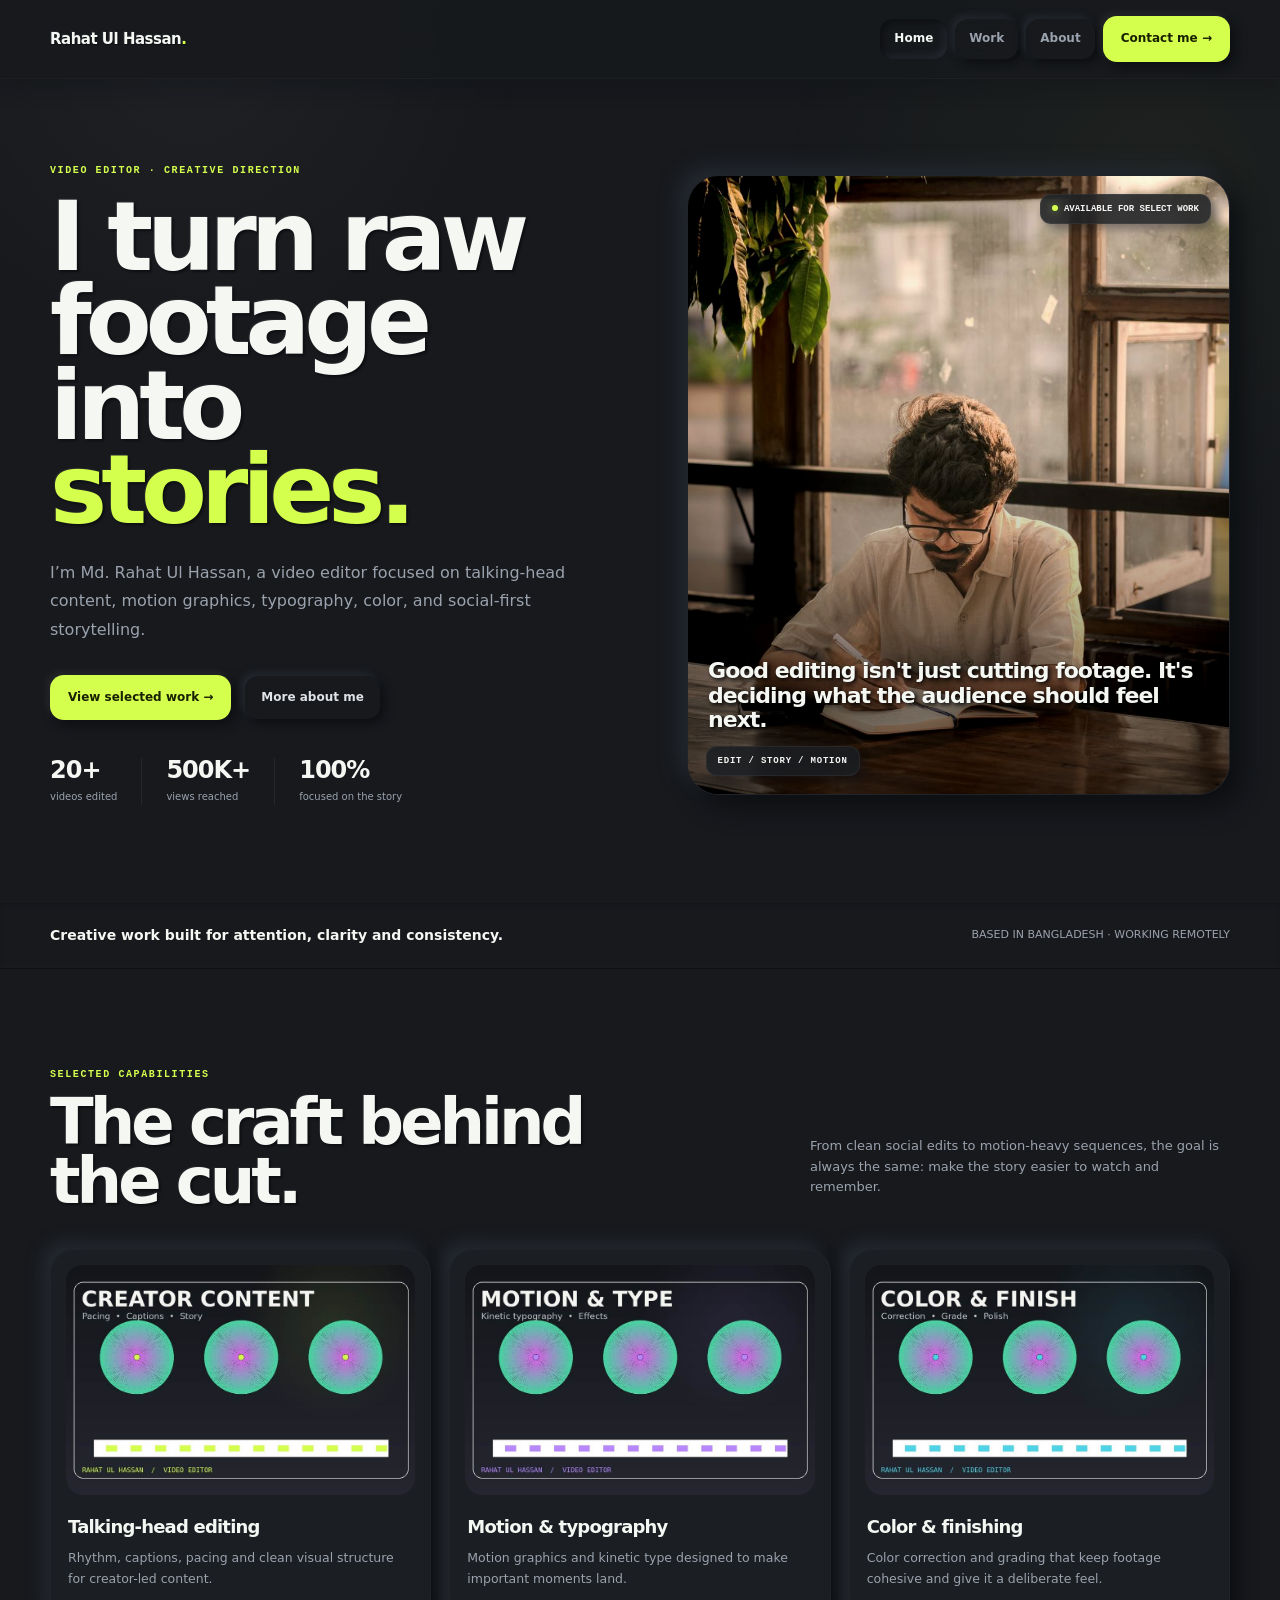
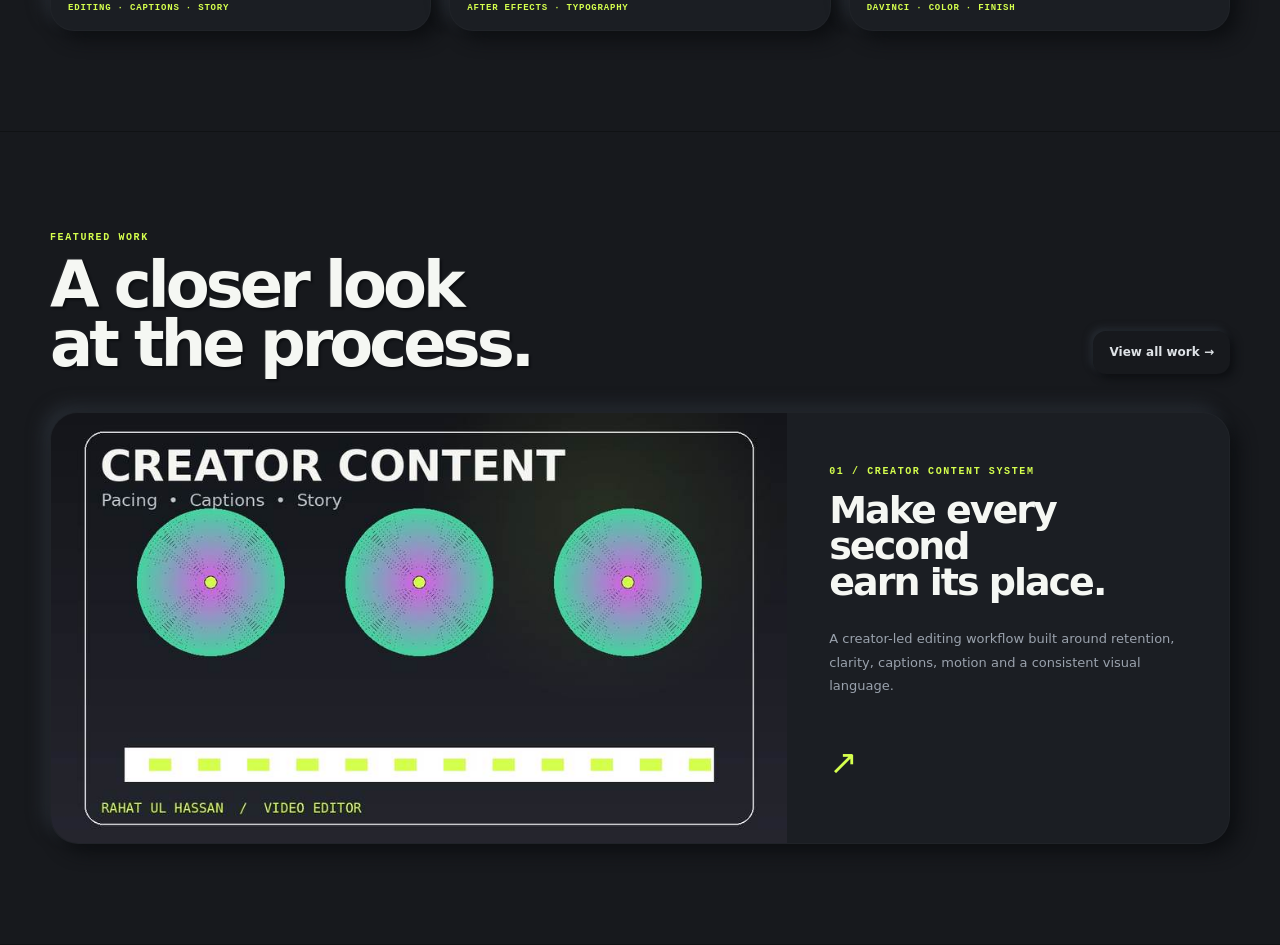
<file: index.html>
<!doctype html>
<html lang="en">
<head>
  <meta charset="utf-8">
  <meta name="viewport" content="width=device-width,initial-scale=1">
  <title>Rahat Ul Hassan — Index</title>
  <link rel="stylesheet" href="style.css">
</head>
<body>
  <header class="site-header">
    <nav class="nav wrap">
      <a class="brand" href="index.html">Rahat Ul Hassan</a>
      <button class="menu" id="menu" type="button" aria-label="Open navigation" aria-expanded="false">☰</button>
      <div class="nav-links" id="site-nav">
        <a class="nav-link active" href="index.html">Home</a>
        <a class="nav-link" href="work.html">Work</a>
        <a class="nav-link" href="about.html">About</a>
        <a class="button" href="contact.html">Contact me →</a>
      </div>
    </nav>
  </header>

  <main>
    <section class="hero wrap">
      <div class="">
        <div class="eyebrow">Video editor · Creative direction</div>
        <h1>I turn raw footage into <span>stories.</span></h1>
        <p class="lead">I’m Md. Rahat Ul Hassan, a video editor focused on talking-head content, motion graphics, typography, color, and social-first storytelling.</p>
        <div class="actions">
          <a class="button" href="work.html">View selected work →</a>
          <a class="text-link" href="about.html">More about me</a>
        </div>
        <div class="mini-stats">
          <div><b>20+</b><span>videos edited</span></div>
          <div><b>500K+</b><span>views reached</span></div>
          <div><b>100%</b><span>focused on the story</span></div>
        </div>
      </div>
      <div class="portrait">
        <img alt="Rahat Ul Hassan working at a desk" src="profile.jpg"/>
        <span class="status"><i></i>AVAILABLE FOR SELECT WORK</span>
        <span class="badge">EDIT / STORY / MOTION</span>
        <span class="caption">Good editing isn't just cutting footage. It's deciding what the audience should feel next.</span>
      </div>
    </section>

    <div class="strip">
      <div class="wrap strip-inner">
        <strong>Creative work built for attention, clarity and consistency.</strong>
        <span>BASED IN BANGLADESH · WORKING REMOTELY</span>
      </div>
    </div>

    <section class="section">
      <div class="wrap">
        <div class="section-head">
          <div>
            <div class="eyebrow">Selected capabilities</div>
            <h2>The craft behind<br/>the cut.</h2>
          </div>
          <p>From clean social edits to motion-heavy sequences, the goal is always the same: make the story easier to watch and remember.</p>
        </div>
        <div class="cards capability-cards">
          <a class="card" href="work.html">
            <img alt="Abstract video editing timeline visual" class="card-image" src="creator-content.jpg"/>
            <h3>Talking-head editing</h3>
            <p>Rhythm, captions, pacing and clean visual structure for creator-led content.</p>
            <small class="meta">EDITING · CAPTIONS · STORY</small>
          </a>
          <a class="card" href="work.html">
            <img alt="Abstract motion typography visual" class="card-image" src="motion-type.jpg"/>
            <h3>Motion &amp; typography</h3>
            <p>Motion graphics and kinetic type designed to make important moments land.</p>
            <small class="meta">AFTER EFFECTS · TYPOGRAPHY</small>
          </a>
          <a class="card" href="work.html">
            <img alt="Abstract color grading visual" class="card-image" src="color-finish.jpg"/>
            <h3>Color &amp; finishing</h3>
            <p>Color correction and grading that keep footage cohesive and give it a deliberate feel.</p>
            <small class="meta">DAVINCI · COLOR · FINISH</small>
          </a>
        </div>
      </div>
    </section>

    <section class="section featured">
      <div class="wrap">
        <div class="section-head">
          <div>
            <div class="eyebrow">Featured work</div>
            <h2>A closer look<br/>at the process.</h2>
          </div>
          <a class="text-link" href="work.html">View all work →</a>
        </div>
        <a class="feature-case" href="project.html">
          <img alt="Creator content editing project visual" decoding="async" loading="lazy" src="creator-content.jpg"/>
          <div class="feature-copy">
            <span class="eyebrow">01 / Creator Content System</span>
            <h3>Make every second<br/>earn its place.</h3>
            <p>A creator-led editing workflow built around retention, clarity, captions, motion and a consistent visual language.</p>
            <span class="arrow">↗</span>
          </div>
        </a>
      </div>
    </section>
  </main>

  <script>
    const menu=document.getElementById('menu'),nav=document.getElementById('site-nav');
    if(menu)menu.addEventListener('click',()=>{const o=nav.classList.toggle('open');menu.setAttribute('aria-expanded',o)});
  </script>
</body>
</html>
</file>
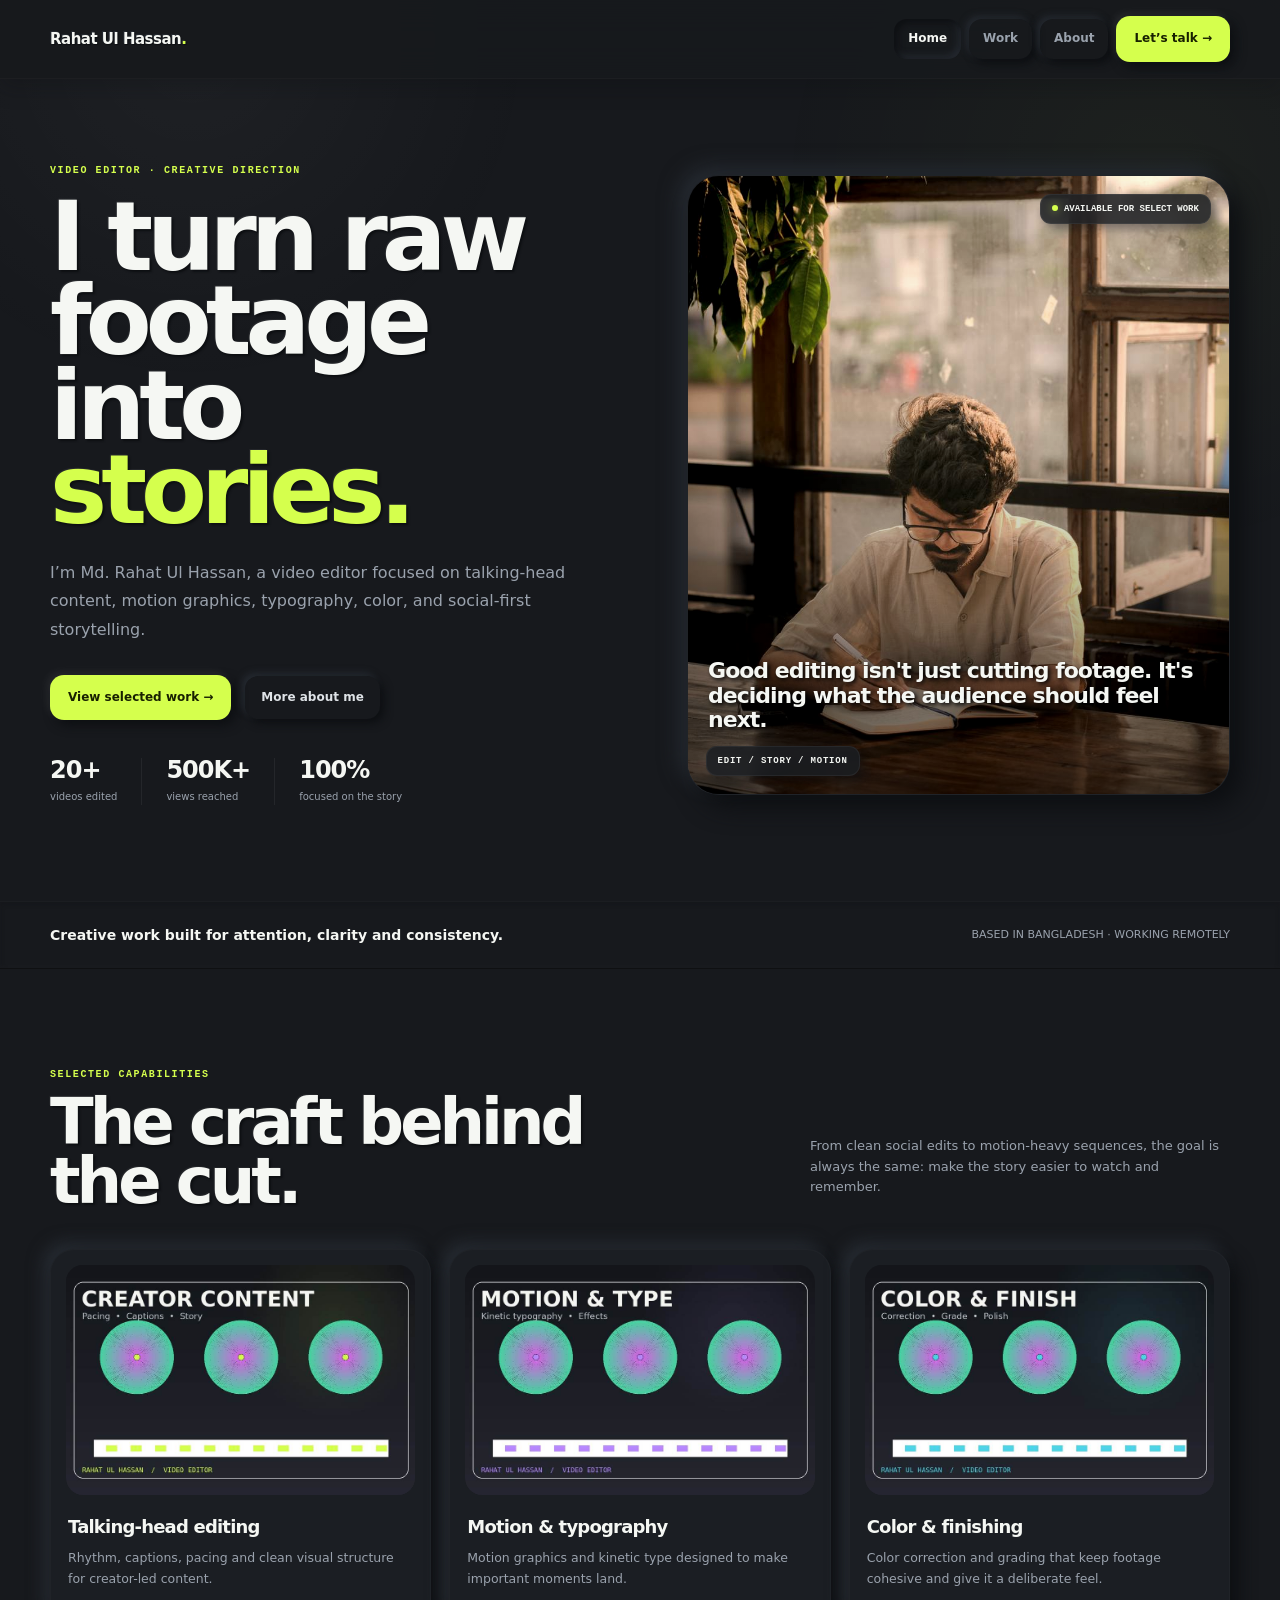
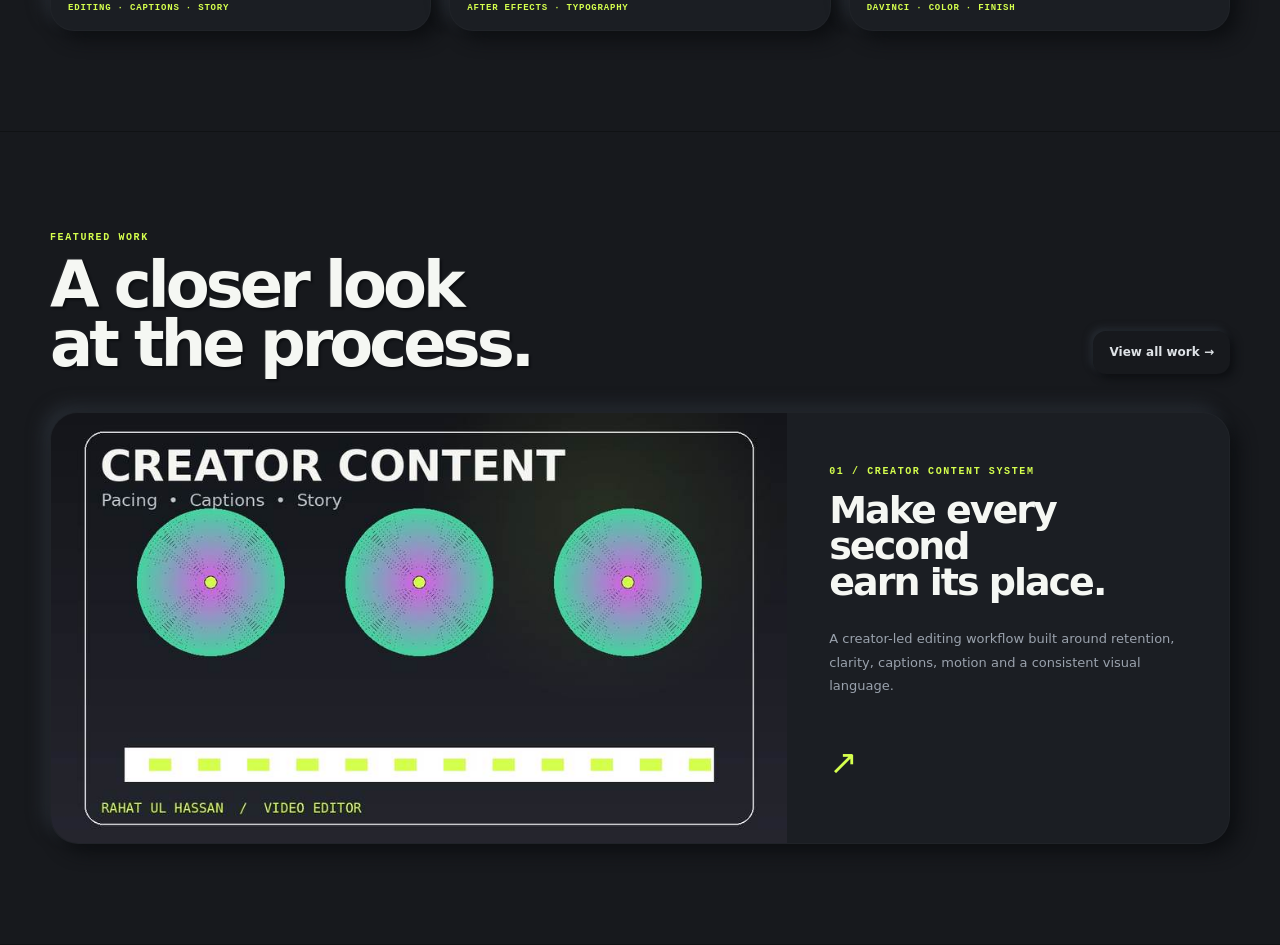
<file: preview.html>
<!doctype html><html><head><meta charset="utf-8"><meta name="viewport" content="width=device-width,initial-scale=1"><title>Rahat Ul Hassan — Portfolio Preview</title><style>:root{
  --bg:#17191d;
  --surface:#1b1e23;
  --surface-hi:#20242a;
  --text:#f5f7f3;
  --muted:#9aa2ad;
  --accent:#d5ff4d;
  --accent-dark:#182000;
  --shadow-dark:#0d0f12;
  --shadow-light:#272c33;
  --max:1180px;
  --radius:26px;
}
*{box-sizing:border-box}
html{scroll-behavior:smooth}
body{margin:0;background:var(--bg);color:var(--text);font-family:Inter,ui-sans-serif,system-ui,-apple-system,BlinkMacSystemFont,"Segoe UI",sans-serif;line-height:1.6}
body:before{content:"";position:fixed;inset:0;pointer-events:none;background:radial-gradient(circle at 15% 5%,rgba(255,255,255,.035),transparent 25%),radial-gradient(circle at 90% 20%,rgba(213,255,77,.035),transparent 28%);z-index:-1}
a{color:inherit;text-decoration:none}
img{max-width:100%;display:block}
button{font:inherit}
.wrap{width:min(var(--max),calc(100% - 40px));margin:auto}

/* Neumorphic foundation */
.site-header{position:sticky;top:0;z-index:50;background:rgba(23,25,29,.92);backdrop-filter:blur(16px);border-bottom:1px solid rgba(255,255,255,.025);box-shadow:0 8px 20px rgba(13,15,18,.28)}
.nav{height:78px;display:flex;align-items:center;justify-content:space-between}
.brand{font-size:15px;font-weight:850;letter-spacing:-.5px;text-shadow:1px 1px 1px var(--shadow-dark),-1px -1px 1px var(--shadow-light)}
.brand:after{content:".";color:var(--accent)}
.nav-links{display:flex;align-items:center;gap:8px;color:var(--muted);font-size:12px;font-weight:750}
.nav-link{padding:10px 14px;border-radius:13px;transition:.2s;box-shadow:4px 4px 8px var(--shadow-dark),-3px -3px 7px var(--shadow-light)}
.nav-link:hover,.nav-link.active{color:var(--text);box-shadow:inset 3px 3px 7px var(--shadow-dark),inset -3px -3px 7px var(--shadow-light)}
.button{display:inline-flex;align-items:center;justify-content:center;gap:8px;background:var(--accent);color:var(--accent-dark);padding:13px 18px;border-radius:14px;font-size:12px;font-weight:850;box-shadow:5px 5px 11px var(--shadow-dark),-3px -3px 8px rgba(255,255,255,.08);transition:.2s}
.button:hover{transform:translateY(-2px);box-shadow:7px 7px 14px var(--shadow-dark),-4px -4px 9px rgba(255,255,255,.09)}
.button:active{transform:translateY(0);box-shadow:inset 4px 4px 8px rgba(75,90,0,.3),inset -3px -3px 7px rgba(255,255,255,.16)}
.menu{display:none;border:0;background:var(--surface);color:var(--text);font-size:21px;line-height:1;width:44px;height:44px;border-radius:14px;box-shadow:5px 5px 10px var(--shadow-dark),-4px -4px 9px var(--shadow-light)}
.eyebrow{color:var(--accent);font:750 10px/1.2 ui-monospace,SFMono-Regular,Menlo,monospace;letter-spacing:1.6px;text-transform:uppercase}

/* Hero */
.hero{min-height:calc(100vh - 78px);display:grid;grid-template-columns:1.02fr .98fr;align-items:center;gap:72px;padding:70px 0 80px}
.hero h1,.page-title{font-size:clamp(54px,7.6vw,96px);line-height:.88;letter-spacing:-6px;margin:18px 0 26px;max-width:760px;text-shadow:2px 2px 2px var(--shadow-dark),-1px -1px 1px rgba(255,255,255,.07)}
.hero h1 span,.page-title span{color:var(--accent)}
.lead{font-size:16px;color:var(--muted);max-width:610px;line-height:1.8}
.actions{display:flex;gap:14px;align-items:center;flex-wrap:wrap;margin-top:30px}
.text-link{font-size:12px;font-weight:800;padding:12px 16px;color:#dfe3e7;border-radius:13px;box-shadow:4px 4px 9px var(--shadow-dark),-3px -3px 7px var(--shadow-light)}
.text-link:hover{box-shadow:inset 3px 3px 7px var(--shadow-dark),inset -3px -3px 7px var(--shadow-light)}
.portrait{position:relative;height:620px;border-radius:32px;overflow:hidden;background:var(--surface);border:1px solid rgba(255,255,255,.025);box-shadow:12px 12px 24px var(--shadow-dark),-8px -8px 20px var(--shadow-light)}
.portrait img{width:100%;height:100%;object-fit:cover;object-position:center 42%;filter:saturate(.88) contrast(1.04)}
.portrait:after{content:"";position:absolute;inset:0;background:linear-gradient(180deg,rgba(0,0,0,.02) 40%,rgba(0,0,0,.58));pointer-events:none}
.portrait .badge,.portrait .status{position:absolute;z-index:2;background:rgba(27,30,35,.84);border:1px solid rgba(255,255,255,.05);backdrop-filter:blur(10px);box-shadow:5px 5px 10px rgba(13,15,18,.42),-3px -3px 8px rgba(255,255,255,.06)}
.badge{left:18px;bottom:18px;padding:9px 11px;border-radius:11px;font:750 9px ui-monospace,monospace;letter-spacing:.8px}
.status{right:18px;top:18px;padding:9px 11px;border-radius:11px;font:750 9px ui-monospace,monospace}
.status i{display:inline-block;width:6px;height:6px;background:var(--accent);border-radius:50%;margin-right:6px;box-shadow:0 0 8px rgba(213,255,77,.5)}
.portrait .caption{position:absolute;left:20px;right:20px;bottom:62px;z-index:2;font-size:22px;font-weight:750;letter-spacing:-1px;line-height:1.1;text-shadow:2px 2px 4px #000}

/* Strips and sections */
.strip{padding:22px 0;border-top:1px solid rgba(255,255,255,.025);border-bottom:1px solid rgba(0,0,0,.35);box-shadow:inset 0 2px 5px rgba(13,15,18,.22),inset 0 -2px 5px rgba(255,255,255,.02)}
.strip-inner{display:flex;justify-content:space-between;align-items:center;gap:25px;color:var(--muted);font-size:11px}.strip strong{color:var(--text);font-size:14px}
.section{padding:100px 0;border-bottom:1px solid rgba(0,0,0,.28)}
.section-head{display:flex;justify-content:space-between;align-items:end;gap:30px;margin-bottom:38px}
.section h2{font-size:clamp(36px,5vw,64px);line-height:.92;letter-spacing:-4px;margin:12px 0 0;text-shadow:2px 2px 2px var(--shadow-dark),-1px -1px 1px rgba(255,255,255,.06)}
.section-head p{max-width:420px;color:var(--muted);font-size:13px}

/* Cards */
.cards,.project-grid{display:grid;grid-template-columns:repeat(3,1fr);gap:18px}
.card,.project-card,.panel,.stat,.feature-case,.contact{background:var(--surface);border:1px solid rgba(255,255,255,.025);box-shadow:8px 8px 17px var(--shadow-dark),-7px -7px 16px var(--shadow-light)}
.card{display:block;padding:15px;border-radius:24px;transition:.25s}
.card:hover,.project-card:hover,.feature-case:hover{transform:translateY(-5px);box-shadow:12px 12px 22px var(--shadow-dark),-8px -8px 19px var(--shadow-light)}
.card-image{width:100%;height:230px;object-fit:cover;border-radius:17px;box-shadow:inset 3px 3px 7px rgba(0,0,0,.25),inset -2px -2px 6px rgba(255,255,255,.06)}
.card h3{margin:18px 2px 6px;font-size:18px;letter-spacing:-.8px}.card p{margin:0 2px;color:var(--muted);font-size:12.5px;line-height:1.65}.meta{display:block;color:var(--accent);font:750 9px ui-monospace,monospace;letter-spacing:.8px;margin:14px 2px 2px}
.featured{background:transparent}.feature-case{display:grid;grid-template-columns:1.25fr .75fr;border-radius:28px;overflow:hidden;transition:.25s}.feature-case img{width:100%;height:430px;object-fit:cover}.feature-copy{padding:42px;position:relative;display:flex;flex-direction:column;justify-content:center}.feature-copy h3{font-size:38px;line-height:.95;letter-spacing:-2px;margin:14px 0}.feature-copy p{color:var(--muted);font-size:13px;line-height:1.8}.arrow{font-size:34px;color:var(--accent);margin-top:25px}
.project-card{border-radius:26px;overflow:hidden;transition:.25s}.project-card>img{width:100%;height:270px;object-fit:cover}.project-body{padding:23px}.project-body h3{font-size:23px;letter-spacing:-1px;margin:12px 0 7px}.project-body p{color:var(--muted);font-size:13px;line-height:1.75}

/* Stats / panels */
.mini-stats{display:flex;gap:0;margin-top:38px}.mini-stats div{padding:0 24px;border-left:1px solid rgba(255,255,255,.06)}.mini-stats div:first-child{padding-left:0;border-left:0}.mini-stats b{display:block;font-size:24px;line-height:1;letter-spacing:-1px}.mini-stats span{display:block;color:var(--muted);font-size:10px;margin-top:7px}
.stat-grid{display:grid;grid-template-columns:repeat(3,1fr);gap:18px}.stat{padding:29px;border-radius:23px}.stat b{display:block;font-size:40px;line-height:1;letter-spacing:-2px}.stat span{display:block;color:var(--muted);font-size:11px;margin-top:8px}
.panel{padding:31px;border-radius:24px}.panel h3{font-size:21px;margin:0 0 10px;letter-spacing:-1px}.panel p{color:var(--muted);font-size:13px;line-height:1.8}
.two-col{display:grid;grid-template-columns:1fr 1fr;gap:18px}
.list{margin:15px 0 0;padding:0;list-style:none}.list li{display:flex;justify-content:space-between;gap:20px;padding:14px 0;border-bottom:1px solid rgba(255,255,255,.06);font-size:12px}.list li:last-child{border-bottom:0}.list span{color:var(--muted);text-align:right}

/* Inner pages */
.page-hero{padding:88px 0 55px;border-bottom:1px solid rgba(0,0,0,.3)}.page-hero p{color:var(--muted);max-width:690px;font-size:15px;line-height:1.8}
.about-grid{display:grid;grid-template-columns:.9fr 1.1fr;gap:20px}.about-photo{border-radius:26px;overflow:hidden;border:1px solid rgba(255,255,255,.025);min-height:500px;box-shadow:10px 10px 20px var(--shadow-dark),-7px -7px 16px var(--shadow-light)}.about-photo img{width:100%;height:100%;object-fit:cover;object-position:center 42%}
.case-visual{height:500px;border-radius:28px;overflow:hidden;background:var(--surface);border:1px solid rgba(255,255,255,.025);box-shadow:inset 4px 4px 9px var(--shadow-dark),inset -4px -4px 9px var(--shadow-light)}.case-visual img{width:100%;height:100%;object-fit:cover}
.back-link{display:inline-flex;align-items:center;gap:8px;margin-bottom:22px;color:var(--muted);font-size:12px;font-weight:800;padding:9px 12px;border-radius:11px;box-shadow:4px 4px 8px var(--shadow-dark),-3px -3px 7px var(--shadow-light)}
.back-link:hover{color:var(--text);box-shadow:inset 3px 3px 7px var(--shadow-dark),inset -3px -3px 7px var(--shadow-light)}
.next-project{display:flex;justify-content:space-between;align-items:center;padding:28px 20px;border-radius:18px;font-size:20px;font-weight:800;background:var(--surface);box-shadow:inset 4px 4px 8px var(--shadow-dark),inset -4px -4px 8px var(--shadow-light)}.next-project b{font-size:30px;color:var(--accent)}
.contact{max-width:1000px;margin:55px auto 100px;padding:0;display:grid;grid-template-columns:.85fr 1.15fr;overflow:hidden;border-radius:30px}.contact-photo{min-height:430px}.contact-photo img{width:100%;height:100%;object-fit:cover;object-position:center 40%}.contact-copy{padding:48px}.contact-copy h2{font-size:clamp(38px,6vw,70px);line-height:.92;letter-spacing:-4px;margin:14px 0}.contact-copy p{color:var(--muted);max-width:580px;font-size:13px}.contact-links{display:flex;flex-wrap:wrap;gap:13px;margin-top:25px}.contact-link{padding:13px 16px;border-radius:13px;font-size:12px;font-weight:800;box-shadow:4px 4px 9px var(--shadow-dark),-3px -3px 7px var(--shadow-light)}.contact-link:hover{box-shadow:inset 3px 3px 7px var(--shadow-dark),inset -3px -3px 7px var(--shadow-light)}

footer{padding:30px 0 45px;color:#737c87;font-size:10px;display:flex;justify-content:space-between}
.reveal{opacity:1;transform:none;transition:opacity .65s ease,transform .65s ease}.js .reveal{opacity:0;transform:translateY(18px)}.js .reveal.show{opacity:1;transform:none}
.menu:focus-visible,.nav-link:focus-visible,.button:focus-visible,.text-link:focus-visible,.card:focus-visible,.project-card:focus-visible,.feature-case:focus-visible,.next-project:focus-visible,.back-link:focus-visible{outline:2px solid var(--accent);outline-offset:3px}

@media(max-width:800px){
 .wrap{width:min(100% - 30px,var(--max))}.nav{height:68px}.menu{display:block}.nav-links{display:none;position:absolute;left:15px;right:15px;top:68px;padding:10px;flex-direction:column;align-items:stretch;background:var(--surface);border:1px solid rgba(255,255,255,.025);border-radius:18px;box-shadow:10px 10px 20px var(--shadow-dark),-7px -7px 16px var(--shadow-light)}.nav-links.open{display:flex}.nav-link,.nav-links .button{text-align:center;width:100%}
 .hero{grid-template-columns:1fr;padding:48px 0 58px;gap:32px;min-height:auto}.hero h1,.page-title{font-size:clamp(50px,15vw,78px);letter-spacing:-4px}.lead{font-size:15px}.portrait{height:500px;border-radius:26px}.portrait .caption{font-size:19px}.strip-inner{flex-direction:column;align-items:flex-start}.section{padding:74px 0}.section-head{flex-direction:column;align-items:flex-start}.cards,.project-grid,.two-col,.stat-grid,.about-grid,.contact{grid-template-columns:1fr}.visual{height:215px}.social-grid{grid-template-columns:1fr}.social-card{min-height:140px}.page-hero{padding:58px 0 42px}.feature-case{grid-template-columns:1fr}.feature-case img{height:270px}.feature-copy{padding:28px}.feature-copy h3{font-size:32px}.project-card>img{height:230px}.case-visual{height:300px}.contact{margin:45px auto 70px}.contact-photo{min-height:330px}.contact-copy{padding:30px 22px}.mini-stats{margin-top:30px}.mini-stats div{padding:0 13px}.mini-stats b{font-size:20px}.footer,footer{flex-direction:column;gap:8px}
}
@media(prefers-reduced-motion:reduce){html{scroll-behavior:auto}.reveal{opacity:1;transform:none;transition:none}}
.social-grid{display:grid;grid-template-columns:repeat(3,1fr);gap:18px;margin:10px 0 18px}.social-card{position:relative;display:flex;align-items:center;gap:18px;min-height:170px;padding:26px;border-radius:28px;background:var(--surface);border:1px solid rgba(255,255,255,.025);box-shadow:10px 10px 20px var(--shadow-dark),-7px -7px 16px var(--shadow-light);transition:transform .2s ease,box-shadow .2s ease;color:var(--text)}.social-card:hover{transform:translateY(-3px);box-shadow:13px 13px 24px var(--shadow-dark),-9px -9px 19px var(--shadow-light)}.social-avatar{width:64px;height:64px;flex:0 0 64px;border-radius:50%;overflow:hidden;display:grid;place-items:center;background:var(--surface);box-shadow:inset 3px 3px 7px var(--shadow-dark),inset -3px -3px 7px var(--shadow-light);font-weight:900;font-size:24px}.social-avatar img{width:100%;height:100%;object-fit:cover;display:block}.avatar-fallback{display:none;place-items:center;width:100%;height:100%}.facebook-fallback{background:#1877f2;color:#fff}.facebook-avatar{background:#1877f2;color:#fff;box-shadow:none}.whatsapp-avatar{background:#25d366;color:#fff;box-shadow:none;font-size:15px}.social-info{min-width:0}.social-info h3{margin:5px 0;font-size:24px}.social-info p{margin:0;color:var(--muted);font-size:12px;line-height:1.5}.social-arrow{margin-left:auto;align-self:flex-start;font-size:22px}.social-note{max-width:850px;color:var(--muted);font-size:11px;line-height:1.6;margin:14px 0 80px}</style><style>.reveal{opacity:1!important;transform:none!important}.social-avatar img[src=""]{display:none!important}.social-avatar .avatar-fallback{display:grid}\n</style></head><body><header class="site-header"><nav class="nav wrap"><a class="brand" href="#index" data-page="index">Rahat Ul Hassan</a><button class="menu" type="button" aria-label="Open navigation" aria-expanded="false" aria-controls="preview-nav">☰</button><div class="nav-links" id="preview-nav"><a class="nav-link" data-nav="index" href="#index">Home</a><a class="nav-link" data-nav="work" href="#work">Work</a><a class="nav-link" data-nav="about" href="#about">About</a><a class="button nav-cta" data-nav="contact" href="#contact">Let’s talk →</a></div></nav></header><main id="page"></main><script>
const ASSETS={"color-finish.jpg":"[data-uri]","motion-type.jpg":"[data-uri]","creator-content.jpg":"[data-uri]","profile.jpg":"[data-uri]"}; const PAGES={"index":"\n\n<main>\n<section class=\"hero wrap\"><div class=\"\"><div class=\"eyebrow\">Video editor · Creative direction</div><h1>I turn raw footage into <span>stories.</span></h1><p class=\"lead\">I’m Md. Rahat Ul Hassan, a video editor focused on talking-head content, motion graphics, typography, color, and social-first storytelling.</p><div class=\"actions\"><a class=\"button\" data-page=\"work\" href=\"#work\">View selected work →</a><a class=\"text-link\" data-page=\"about\" href=\"#about\">More about me</a></div><div class=\"mini-stats\"><div><b>20+</b><span>videos edited</span></div><div><b>500K+</b><span>views reached</span></div><div><b>100%</b><span>focused on the story</span></div></div></div><div class=\"portrait\"><img alt=\"Rahat Ul Hassan working at a desk\" src=\"__IMG_profile.jpg__\"/><span class=\"status\"><i></i>AVAILABLE FOR SELECT WORK</span><span class=\"badge\">EDIT / STORY / MOTION</span><span class=\"caption\">Good editing isn't just cutting footage. It's deciding what the audience should feel next.</span></div></section>\n<div class=\"strip\"><div class=\"wrap strip-inner\"><strong>Creative work built for attention, clarity and consistency.</strong><span>BASED IN BANGLADESH · WORKING REMOTELY</span></div></div>\n<section class=\"section\"><div class=\"wrap\"><div class=\"section-head\"><div><div class=\"eyebrow\">Selected capabilities</div><h2>The craft behind<br/>the cut.</h2></div><p>From clean social edits to motion-heavy sequences, the goal is always the same: make the story easier to watch and remember.</p></div><div class=\"cards capability-cards\"><a class=\"card\" data-page=\"work\" href=\"#work\"><img alt=\"Abstract video editing timeline visual\" class=\"card-image\" src=\"__IMG_creator-content.jpg__\"/><h3>Talking-head editing</h3><p>Rhythm, captions, pacing and clean visual structure for creator-led content.</p><small class=\"meta\">EDITING · CAPTIONS · STORY</small></a><a class=\"card\" data-page=\"work\" href=\"#work\"><img alt=\"Abstract motion typography visual\" class=\"card-image\" src=\"__IMG_motion-type.jpg__\"/><h3>Motion &amp; typography</h3><p>Motion graphics and kinetic type designed to make important moments land.</p><small class=\"meta\">AFTER EFFECTS · TYPOGRAPHY</small></a><a class=\"card\" data-page=\"work\" href=\"#work\"><img alt=\"Abstract color grading visual\" class=\"card-image\" src=\"__IMG_color-finish.jpg__\"/><h3>Color &amp; finishing</h3><p>Color correction and grading that keep footage cohesive and give it a deliberate feel.</p><small class=\"meta\">DAVINCI · COLOR · FINISH</small></a></div></div></section>\n<section class=\"section featured\"><div class=\"wrap\"><div class=\"section-head\"><div><div class=\"eyebrow\">Featured work</div><h2>A closer look<br/>at the process.</h2></div><a class=\"text-link\" data-page=\"work\" href=\"#work\">View all work →</a></div><a class=\"feature-case\" data-page=\"project\" href=\"#project\"><img alt=\"Creator content editing project visual\" decoding=\"async\" loading=\"lazy\" src=\"__IMG_creator-content.jpg__\"/><div class=\"feature-copy\"><span class=\"eyebrow\">01 / Creator Content System</span><h3>Make every second<br/>earn its place.</h3><p>A creator-led editing workflow built around retention, clarity, captions, motion and a consistent visual language.</p><span class=\"arrow\">↗</span></div></a></div></section>\n</main>","work":"<main>\n<section class=\"page-hero wrap\"><div class=\"eyebrow\">Selected work</div><h1 class=\"page-title\">Editing with<br/><span>purpose.</span></h1><p>My work sits where storytelling, pacing and visual design meet. I edit for creators and social-first content, then use motion, type and color only where they make the message stronger.</p></section>\n<section class=\"section\"><div class=\"wrap\"><div class=\"project-grid\"><a class=\"project-card\" data-page=\"project\" href=\"#project\"><img alt=\"Creator content editing visual\" decoding=\"async\" loading=\"lazy\" src=\"__IMG_creator-content.jpg__\"/><div class=\"project-body\"><span class=\"eyebrow\">01 / FEATURE</span><h3>Creator Content System</h3><p>A repeatable editing approach for creator-led videos, built around pacing, captions and visual hierarchy.</p><small class=\"meta\">TALKING HEAD · SOCIAL · EDITING</small></div></a><article class=\"project-card\"><img alt=\"Motion typography visual\" decoding=\"async\" loading=\"lazy\" src=\"__IMG_motion-type.jpg__\"/><div class=\"project-body\"><span class=\"eyebrow\">02 / MOTION</span><h3>Typography &amp; Motion</h3><p>Kinetic typography, transitions and visual effects for moments that need more energy and emphasis.</p><small class=\"meta\">AFTER EFFECTS · MOTION</small></div></article><article class=\"project-card\"><img alt=\"Color finishing visual\" decoding=\"async\" loading=\"lazy\" src=\"__IMG_color-finish.jpg__\"/><div class=\"project-body\"><span class=\"eyebrow\">03 / FINISH</span><h3>Color &amp; Final Polish</h3><p>Correction, grading and finishing passes that bring consistency across a set of videos.</p><small class=\"meta\">DAVINCI RESOLVE · COLOR</small></div></article></div></div></section>\n<section class=\"section\"><div class=\"wrap\"><div class=\"section-head\"><div><div class=\"eyebrow\">How I edit</div><h2>From raw footage<br/>to final cut.</h2></div><p>I build edits around clarity first, then add motion, type and finishing details where they actually improve the story.</p></div><div class=\"stat-grid\"><div class=\"stat\"><b>01</b><span>Hook — find the strongest opening.</span></div><div class=\"stat\"><b>02</b><span>Structure — remove friction and repetition.</span></div><div class=\"stat\"><b>03</b><span>Finish — motion, color, sound and polish.</span></div></div></div></section>\n<section class=\"section\"><div class=\"wrap two-col\"><div class=\"panel\"><div class=\"eyebrow\">Workflow</div><h3>Simple process. Stronger output.</h3><ul class=\"list\"><li><b>01 · Understand</b><span>Story &amp; audience</span></li><li><b>02 · Build</b><span>Cut &amp; structure</span></li><li><b>03 · Enhance</b><span>Motion &amp; type</span></li><li><b>04 · Finish</b><span>Color &amp; polish</span></li></ul></div><div class=\"panel\"><div class=\"eyebrow\">Software</div><h3>Tools I work with.</h3><ul class=\"list\"><li><b>After Effects</b><span>Motion / typography</span></li><li><b>Premiere Pro</b><span>Editing / captions</span></li><li><b>DaVinci Resolve</b><span>Color / correction</span></li><li><b>Alight Motion</b><span>Mobile motion</span></li><li><b>CapCut</b><span>Fast social edits</span></li></ul></div></div></section>\n</main>","about":"<main>\n<section class=\"page-hero wrap\"><div class=\"eyebrow\">About</div><h1 class=\"page-title\">The person<br/>behind the <span>edit.</span></h1><p>I’m Md. Rahat Ul Hassan, a creative and detail-oriented video editor focused on visual storytelling and social media content.</p></section>\n<section class=\"section\"><div class=\"wrap about-grid\"><div class=\"about-photo\"><img alt=\"Rahat Ul Hassan writing at a desk\" decoding=\"async\" loading=\"lazy\" src=\"__IMG_profile.jpg__\"/></div><div class=\"panel\"><div class=\"eyebrow\">A little context</div><h3>Creative, curious, consistent.</h3><p>I work with individual creators and teams to shape raw footage into clear, engaging videos. My strengths include talking-head editing, typography, color grading, visual effects, motion graphics and storyboarding.</p><p>I care about consistency as much as impact: an edit should feel intentional from the first frame to the last.</p><div class=\"actions\"><a class=\"button\" data-page=\"contact\" href=\"#contact\">Work with me →</a></div></div></div></section>\n<section class=\"section\"><div class=\"wrap two-col\"><div class=\"panel\"><div class=\"eyebrow\">Experience</div><h3>Video Editor / Creative Director</h3><p><b>Individual Creators</b><br/>Feb 2026 – ongoing</p><ul class=\"list\"><li><b>20+ videos</b><span>edited</span></li><li><b>35%</b><span>quality improvement</span></li><li><b>500K+</b><span>views on one client video</span></li></ul></div><div class=\"panel\"><div class=\"eyebrow\">Education</div><h3>Academic background</h3><ul class=\"list\"><li><b>HSC · Science</b><span>Uttara High School &amp; College</span></li><li><b>SSC · Science</b><span>Safiuddin Sarker Academy &amp; College</span></li></ul><p class=\"muted-note\">Based in Bangladesh and available for remote creative work.</p></div></div></section>\n</main>","contact":"<main>\n<section class=\"page-hero wrap\"><div class=\"eyebrow\">Contact</div><h1 class=\"page-title\">Let’s make<br/>something <span>work.</span></h1><p>For creator editing, motion graphics, social content or a longer-term editing relationship, choose the platform you prefer.</p></section>\n<section class=\"section\"><div class=\"wrap\"><div class=\"social-grid\"><a class=\"social-card\" href=\"https://www.facebook.com/share/1C1XSbQBRm/\" target=\"_blank\" rel=\"noopener noreferrer\"><div class=\"social-avatar facebook-avatar\"><span>f</span></div><div class=\"social-info\"><div class=\"eyebrow\">Facebook</div><h3>Facebook</h3><p>Connect with me on Facebook.</p></div><b class=\"social-arrow\">↗</b></a><a class=\"social-card\" href=\"https://www.instagram.com/rahat_ul01?igsi=Z25tazF3cGMzc3hu\" target=\"_blank\" rel=\"noopener noreferrer\"><div class=\"social-avatar\"><img src=\"https://unavatar.io/instagram/rahat_ul01\" alt=\"Instagram profile picture\" onerror=\"this.style.display='none';this.nextElementSibling.style.display='grid'\"><span class=\"avatar-fallback\">R</span></div><div class=\"social-info\"><div class=\"eyebrow\">Instagram</div><h3>@rahat_ul01</h3><p>Follow my work and updates.</p></div><b class=\"social-arrow\">↗</b></a><a class=\"social-card\" href=\"https://wa.me/qr/UFUAX7QXIEQLK1\" target=\"_blank\" rel=\"noopener noreferrer\"><div class=\"social-avatar whatsapp-avatar\"><span>WA</span></div><div class=\"social-info\"><div class=\"eyebrow\">WhatsApp</div><h3>WhatsApp</h3><p>Message me directly about a project.</p></div><b class=\"social-arrow\">↗</b></a></div><p class=\"social-note\">Social profile photos can be restricted by the platforms. The contact cards therefore use a safe fallback rather than showing a broken image.</p></div></section>\n</main>","project":"<main>\n<section class=\"page-hero wrap\"><a class=\"back-link\" data-page=\"work\" href=\"#work\">← Back to work</a><div class=\"eyebrow\">Featured work · 01</div><h1 class=\"page-title\">Creator Content<br/><span>System.</span></h1><p>A creator-led editing workflow focused on retention, clarity and a visual language that feels consistent from the first frame to the last.</p></section>\n<section class=\"section\"><div class=\"wrap\"><div class=\"case-visual\"><img alt=\"Creator content editing project visual\" decoding=\"async\" loading=\"lazy\" src=\"__IMG_creator-content.jpg__\"/></div></div></section>\n<section class=\"section\"><div class=\"wrap two-col\"><div class=\"panel\"><div class=\"eyebrow\">The approach</div><h3>Make every second earn its place.</h3><p>The edit starts with structure: remove friction, establish rhythm, then use captions, typography and motion where they improve comprehension or emphasis.</p></div><div class=\"panel\"><div class=\"eyebrow\">Skills used</div><ul class=\"list\"><li><b>Talking-head editing</b><span>Structure</span></li><li><b>Typography</b><span>Hierarchy</span></li><li><b>Motion graphics</b><span>Energy</span></li><li><b>Color grading</b><span>Consistency</span></li></ul></div></div></section>\n<section class=\"section\"><div class=\"wrap\"><div class=\"eyebrow\">Next project</div><a class=\"next-project\" data-page=\"work\" href=\"#work\"><span>Back to selected work</span><b>↗</b></a></div></section>\n</main>"};
const app=document.getElementById('page'), nav=document.querySelector('.nav-links'), menu=document.querySelector('.menu');
function go(name){if(!PAGES[name])name='index';let s=PAGES[name];for(const [k,v] of Object.entries(ASSETS))s=s.split('__IMG_'+k+'__').join(v);app.innerHTML=s;document.querySelectorAll('[data-nav]').forEach(a=>a.classList.toggle('active',a.dataset.nav===name));nav.classList.remove('open');menu.setAttribute('aria-expanded','false');window.scrollTo(0,0);}
menu.addEventListener('click',()=>{const o=nav.classList.toggle('open');menu.setAttribute('aria-expanded',String(o));});
document.addEventListener('click',e=>{const a=e.target.closest('a[data-page]');if(a){e.preventDefault();go(a.dataset.page);history.replaceState(null,'','#'+a.dataset.page);}});
document.addEventListener('keydown',e=>{if(e.key==='Escape'){nav.classList.remove('open');menu.setAttribute('aria-expanded','false')}});
window.addEventListener('hashchange',()=>go(location.hash.slice(1)||'index')); go(location.hash.slice(1)||'index');
</script></body></html>
</file>
<file: style.css>
:root{
  --bg:#17191d;
  --surface:#1b1e23;
  --surface-hi:#20242a;
  --text:#f5f7f3;
  --muted:#9aa2ad;
  --accent:#d5ff4d;
  --accent-dark:#182000;
  --shadow-dark:#0d0f12;
  --shadow-light:#272c33;
  --max:1180px;
  --radius:26px;
}
*{box-sizing:border-box}
html{scroll-behavior:smooth}
body{margin:0;background:var(--bg);color:var(--text);font-family:Inter,ui-sans-serif,system-ui,-apple-system,BlinkMacSystemFont,"Segoe UI",sans-serif;line-height:1.6}
body:before{content:"";position:fixed;inset:0;pointer-events:none;background:radial-gradient(circle at 15% 5%,rgba(255,255,255,.035),transparent 25%),radial-gradient(circle at 90% 20%,rgba(213,255,77,.035),transparent 28%);z-index:-1}
a{color:inherit;text-decoration:none}
img{max-width:100%;display:block}
button{font:inherit}
.wrap{width:min(var(--max),calc(100% - 40px));margin:auto}

/* Neumorphic foundation */
.site-header{position:sticky;top:0;z-index:50;background:rgba(23,25,29,.92);backdrop-filter:blur(16px);border-bottom:1px solid rgba(255,255,255,.025);box-shadow:0 8px 20px rgba(13,15,18,.28)}
.nav{height:78px;display:flex;align-items:center;justify-content:space-between}
.brand{font-size:15px;font-weight:850;letter-spacing:-.5px;text-shadow:1px 1px 1px var(--shadow-dark),-1px -1px 1px var(--shadow-light)}
.brand:after{content:".";color:var(--accent)}
.nav-links{display:flex;align-items:center;gap:8px;color:var(--muted);font-size:12px;font-weight:750}
.nav-link{padding:10px 14px;border-radius:13px;transition:.2s;box-shadow:4px 4px 8px var(--shadow-dark),-3px -3px 7px var(--shadow-light)}
.nav-link:hover,.nav-link.active{color:var(--text);box-shadow:inset 3px 3px 7px var(--shadow-dark),inset -3px -3px 7px var(--shadow-light)}
.button{display:inline-flex;align-items:center;justify-content:center;gap:8px;background:var(--accent);color:var(--accent-dark);padding:13px 18px;border-radius:14px;font-size:12px;font-weight:850;box-shadow:5px 5px 11px var(--shadow-dark),-3px -3px 8px rgba(255,255,255,.08);transition:.2s}
.button:hover{transform:translateY(-2px);box-shadow:7px 7px 14px var(--shadow-dark),-4px -4px 9px rgba(255,255,255,.09)}
.button:active{transform:translateY(0);box-shadow:inset 4px 4px 8px rgba(75,90,0,.3),inset -3px -3px 7px rgba(255,255,255,.16)}
.menu{display:none;border:0;background:var(--surface);color:var(--text);font-size:21px;line-height:1;width:44px;height:44px;border-radius:14px;box-shadow:5px 5px 10px var(--shadow-dark),-4px -4px 9px var(--shadow-light)}
.eyebrow{color:var(--accent);font:750 10px/1.2 ui-monospace,SFMono-Regular,Menlo,monospace;letter-spacing:1.6px;text-transform:uppercase}

/* Hero */
.hero{min-height:calc(100vh - 78px);display:grid;grid-template-columns:1.02fr .98fr;align-items:center;gap:72px;padding:70px 0 80px}
.hero h1,.page-title{font-size:clamp(54px,7.6vw,96px);line-height:.88;letter-spacing:-6px;margin:18px 0 26px;max-width:760px;text-shadow:2px 2px 2px var(--shadow-dark),-1px -1px 1px rgba(255,255,255,.07)}
.hero h1 span,.page-title span{color:var(--accent)}
.lead{font-size:16px;color:var(--muted);max-width:610px;line-height:1.8}
.actions{display:flex;gap:14px;align-items:center;flex-wrap:wrap;margin-top:30px}
.text-link{font-size:12px;font-weight:800;padding:12px 16px;color:#dfe3e7;border-radius:13px;box-shadow:4px 4px 9px var(--shadow-dark),-3px -3px 7px var(--shadow-light)}
.text-link:hover{box-shadow:inset 3px 3px 7px var(--shadow-dark),inset -3px -3px 7px var(--shadow-light)}
.portrait{position:relative;height:620px;border-radius:32px;overflow:hidden;background:var(--surface);border:1px solid rgba(255,255,255,.025);box-shadow:12px 12px 24px var(--shadow-dark),-8px -8px 20px var(--shadow-light)}
.portrait img{width:100%;height:100%;object-fit:cover;object-position:center 42%;filter:saturate(.88) contrast(1.04)}
.portrait:after{content:"";position:absolute;inset:0;background:linear-gradient(180deg,rgba(0,0,0,.02) 40%,rgba(0,0,0,.58));pointer-events:none}
.portrait .badge,.portrait .status{position:absolute;z-index:2;background:rgba(27,30,35,.84);border:1px solid rgba(255,255,255,.05);backdrop-filter:blur(10px);box-shadow:5px 5px 10px rgba(13,15,18,.42),-3px -3px 8px rgba(255,255,255,.06)}
.badge{left:18px;bottom:18px;padding:9px 11px;border-radius:11px;font:750 9px ui-monospace,monospace;letter-spacing:.8px}
.status{right:18px;top:18px;padding:9px 11px;border-radius:11px;font:750 9px ui-monospace,monospace}
.status i{display:inline-block;width:6px;height:6px;background:var(--accent);border-radius:50%;margin-right:6px;box-shadow:0 0 8px rgba(213,255,77,.5)}
.portrait .caption{position:absolute;left:20px;right:20px;bottom:62px;z-index:2;font-size:22px;font-weight:750;letter-spacing:-1px;line-height:1.1;text-shadow:2px 2px 4px #000}

/* Strips and sections */
.strip{padding:22px 0;border-top:1px solid rgba(255,255,255,.025);border-bottom:1px solid rgba(0,0,0,.35);box-shadow:inset 0 2px 5px rgba(13,15,18,.22),inset 0 -2px 5px rgba(255,255,255,.02)}
.strip-inner{display:flex;justify-content:space-between;align-items:center;gap:25px;color:var(--muted);font-size:11px}.strip strong{color:var(--text);font-size:14px}
.section{padding:100px 0;border-bottom:1px solid rgba(0,0,0,.28)}
.section-head{display:flex;justify-content:space-between;align-items:end;gap:30px;margin-bottom:38px}
.section h2{font-size:clamp(36px,5vw,64px);line-height:.92;letter-spacing:-4px;margin:12px 0 0;text-shadow:2px 2px 2px var(--shadow-dark),-1px -1px 1px rgba(255,255,255,.06)}
.section-head p{max-width:420px;color:var(--muted);font-size:13px}

/* Cards */
.cards,.project-grid{display:grid;grid-template-columns:repeat(3,1fr);gap:18px}
.card,.project-card,.panel,.stat,.feature-case,.contact{background:var(--surface);border:1px solid rgba(255,255,255,.025);box-shadow:8px 8px 17px var(--shadow-dark),-7px -7px 16px var(--shadow-light)}
.card{display:block;padding:15px;border-radius:24px;transition:.25s}
.card:hover,.project-card:hover,.feature-case:hover{transform:translateY(-5px);box-shadow:12px 12px 22px var(--shadow-dark),-8px -8px 19px var(--shadow-light)}
.card-image{width:100%;height:230px;object-fit:cover;border-radius:17px;box-shadow:inset 3px 3px 7px rgba(0,0,0,.25),inset -2px -2px 6px rgba(255,255,255,.06)}
.card h3{margin:18px 2px 6px;font-size:18px;letter-spacing:-.8px}.card p{margin:0 2px;color:var(--muted);font-size:12.5px;line-height:1.65}.meta{display:block;color:var(--accent);font:750 9px ui-monospace,monospace;letter-spacing:.8px;margin:14px 2px 2px}
.featured{background:transparent}.feature-case{display:grid;grid-template-columns:1.25fr .75fr;border-radius:28px;overflow:hidden;transition:.25s}.feature-case img{width:100%;height:430px;object-fit:cover}.feature-copy{padding:42px;position:relative;display:flex;flex-direction:column;justify-content:center}.feature-copy h3{font-size:38px;line-height:.95;letter-spacing:-2px;margin:14px 0}.feature-copy p{color:var(--muted);font-size:13px;line-height:1.8}.arrow{font-size:34px;color:var(--accent);margin-top:25px}
.project-card{border-radius:26px;overflow:hidden;transition:.25s}.project-card>img{width:100%;height:270px;object-fit:cover}.project-body{padding:23px}.project-body h3{font-size:23px;letter-spacing:-1px;margin:12px 0 7px}.project-body p{color:var(--muted);font-size:13px;line-height:1.75}

/* Stats / panels */
.mini-stats{display:flex;gap:0;margin-top:38px}.mini-stats div{padding:0 24px;border-left:1px solid rgba(255,255,255,.06)}.mini-stats div:first-child{padding-left:0;border-left:0}.mini-stats b{display:block;font-size:24px;line-height:1;letter-spacing:-1px}.mini-stats span{display:block;color:var(--muted);font-size:10px;margin-top:7px}
.stat-grid{display:grid;grid-template-columns:repeat(3,1fr);gap:18px}.stat{padding:29px;border-radius:23px}.stat b{display:block;font-size:40px;line-height:1;letter-spacing:-2px}.stat span{display:block;color:var(--muted);font-size:11px;margin-top:8px}
.panel{padding:31px;border-radius:24px}.panel h3{font-size:21px;margin:0 0 10px;letter-spacing:-1px}.panel p{color:var(--muted);font-size:13px;line-height:1.8}
.two-col{display:grid;grid-template-columns:1fr 1fr;gap:18px}
.list{margin:15px 0 0;padding:0;list-style:none}.list li{display:flex;justify-content:space-between;gap:20px;padding:14px 0;border-bottom:1px solid rgba(255,255,255,.06);font-size:12px}.list li:last-child{border-bottom:0}.list span{color:var(--muted);text-align:right}

/* Inner pages */
.page-hero{padding:88px 0 55px;border-bottom:1px solid rgba(0,0,0,.3)}.page-hero p{color:var(--muted);max-width:690px;font-size:15px;line-height:1.8}
.about-grid{display:grid;grid-template-columns:.9fr 1.1fr;gap:20px}.about-photo{border-radius:26px;overflow:hidden;border:1px solid rgba(255,255,255,.025);min-height:500px;box-shadow:10px 10px 20px var(--shadow-dark),-7px -7px 16px var(--shadow-light)}.about-photo img{width:100%;height:100%;object-fit:cover;object-position:center 42%}
.case-visual{height:500px;border-radius:28px;overflow:hidden;background:var(--surface);border:1px solid rgba(255,255,255,.025);box-shadow:inset 4px 4px 9px var(--shadow-dark),inset -4px -4px 9px var(--shadow-light)}.case-visual img{width:100%;height:100%;object-fit:cover}
.back-link{display:inline-flex;align-items:center;gap:8px;margin-bottom:22px;color:var(--muted);font-size:12px;font-weight:800;padding:9px 12px;border-radius:11px;box-shadow:4px 4px 8px var(--shadow-dark),-3px -3px 7px var(--shadow-light)}
.back-link:hover{color:var(--text);box-shadow:inset 3px 3px 7px var(--shadow-dark),inset -3px -3px 7px var(--shadow-light)}
.next-project{display:flex;justify-content:space-between;align-items:center;padding:28px 20px;border-radius:18px;font-size:20px;font-weight:800;background:var(--surface);box-shadow:inset 4px 4px 8px var(--shadow-dark),inset -4px -4px 8px var(--shadow-light)}.next-project b{font-size:30px;color:var(--accent)}
.contact{max-width:1000px;margin:55px auto 100px;padding:0;display:grid;grid-template-columns:.85fr 1.15fr;overflow:hidden;border-radius:30px}.contact-photo{min-height:430px}.contact-photo img{width:100%;height:100%;object-fit:cover;object-position:center 40%}.contact-copy{padding:48px}.contact-copy h2{font-size:clamp(38px,6vw,70px);line-height:.92;letter-spacing:-4px;margin:14px 0}.contact-copy p{color:var(--muted);max-width:580px;font-size:13px}.contact-links{display:flex;flex-wrap:wrap;gap:13px;margin-top:25px}.contact-link{padding:13px 16px;border-radius:13px;font-size:12px;font-weight:800;box-shadow:4px 4px 9px var(--shadow-dark),-3px -3px 7px var(--shadow-light)}.contact-link:hover{box-shadow:inset 3px 3px 7px var(--shadow-dark),inset -3px -3px 7px var(--shadow-light)}

footer{padding:30px 0 45px;color:#737c87;font-size:10px;display:flex;justify-content:space-between}
.reveal{opacity:1;transform:none;transition:opacity .65s ease,transform .65s ease}.js .reveal{opacity:0;transform:translateY(18px)}.js .reveal.show{opacity:1;transform:none}
.menu:focus-visible,.nav-link:focus-visible,.button:focus-visible,.text-link:focus-visible,.card:focus-visible,.project-card:focus-visible,.feature-case:focus-visible,.next-project:focus-visible,.back-link:focus-visible{outline:2px solid var(--accent);outline-offset:3px}

@media(max-width:800px){
 .wrap{width:min(100% - 30px,var(--max))}.nav{height:68px}.menu{display:block}.nav-links{display:none;position:absolute;left:15px;right:15px;top:68px;padding:10px;flex-direction:column;align-items:stretch;background:var(--surface);border:1px solid rgba(255,255,255,.025);border-radius:18px;box-shadow:10px 10px 20px var(--shadow-dark),-7px -7px 16px var(--shadow-light)}.nav-links.open{display:flex}.nav-link,.nav-links .button{text-align:center;width:100%}
 .hero{grid-template-columns:1fr;padding:48px 0 58px;gap:32px;min-height:auto}.hero h1,.page-title{font-size:clamp(50px,15vw,78px);letter-spacing:-4px}.lead{font-size:15px}.portrait{height:500px;border-radius:26px}.portrait .caption{font-size:19px}.strip-inner{flex-direction:column;align-items:flex-start}.section{padding:74px 0}.section-head{flex-direction:column;align-items:flex-start}.cards,.project-grid,.two-col,.stat-grid,.about-grid,.contact{grid-template-columns:1fr}.visual{height:215px}.social-grid{grid-template-columns:1fr}.social-card{min-height:140px}.page-hero{padding:58px 0 42px}.feature-case{grid-template-columns:1fr}.feature-case img{height:270px}.feature-copy{padding:28px}.feature-copy h3{font-size:32px}.project-card>img{height:230px}.case-visual{height:300px}.contact{margin:45px auto 70px}.contact-photo{min-height:330px}.contact-copy{padding:30px 22px}.mini-stats{margin-top:30px}.mini-stats div{padding:0 13px}.mini-stats b{font-size:20px}.footer,footer{flex-direction:column;gap:8px}
}
@media(prefers-reduced-motion:reduce){html{scroll-behavior:auto}.reveal{opacity:1;transform:none;transition:none}}
.social-grid{display:grid;grid-template-columns:repeat(3,1fr);gap:18px;margin:10px 0 18px}.social-card{position:relative;display:flex;align-items:center;gap:18px;min-height:170px;padding:26px;border-radius:28px;background:var(--surface);border:1px solid rgba(255,255,255,.025);box-shadow:10px 10px 20px var(--shadow-dark),-7px -7px 16px var(--shadow-light);transition:transform .2s ease,box-shadow .2s ease;color:var(--text)}.social-card:hover{transform:translateY(-3px);box-shadow:13px 13px 24px var(--shadow-dark),-9px -9px 19px var(--shadow-light)}.social-avatar{width:64px;height:64px;flex:0 0 64px;border-radius:50%;overflow:hidden;display:grid;place-items:center;background:var(--surface);box-shadow:inset 3px 3px 7px var(--shadow-dark),inset -3px -3px 7px var(--shadow-light);font-weight:900;font-size:24px}.social-avatar img{width:100%;height:100%;object-fit:cover;display:block}.avatar-fallback{display:none;place-items:center;width:100%;height:100%}.facebook-fallback{background:#1877f2;color:#fff}.facebook-avatar{background:#1877f2;color:#fff;box-shadow:none}.whatsapp-avatar{background:#25d366;color:#fff;box-shadow:none;font-size:15px}.social-info{min-width:0}.social-info h3{margin:5px 0;font-size:24px}.social-info p{margin:0;color:var(--muted);font-size:12px;line-height:1.5}.social-arrow{margin-left:auto;align-self:flex-start;font-size:22px}.social-note{max-width:850px;color:var(--muted);font-size:11px;line-height:1.6;margin:14px 0 80px}
</file>
